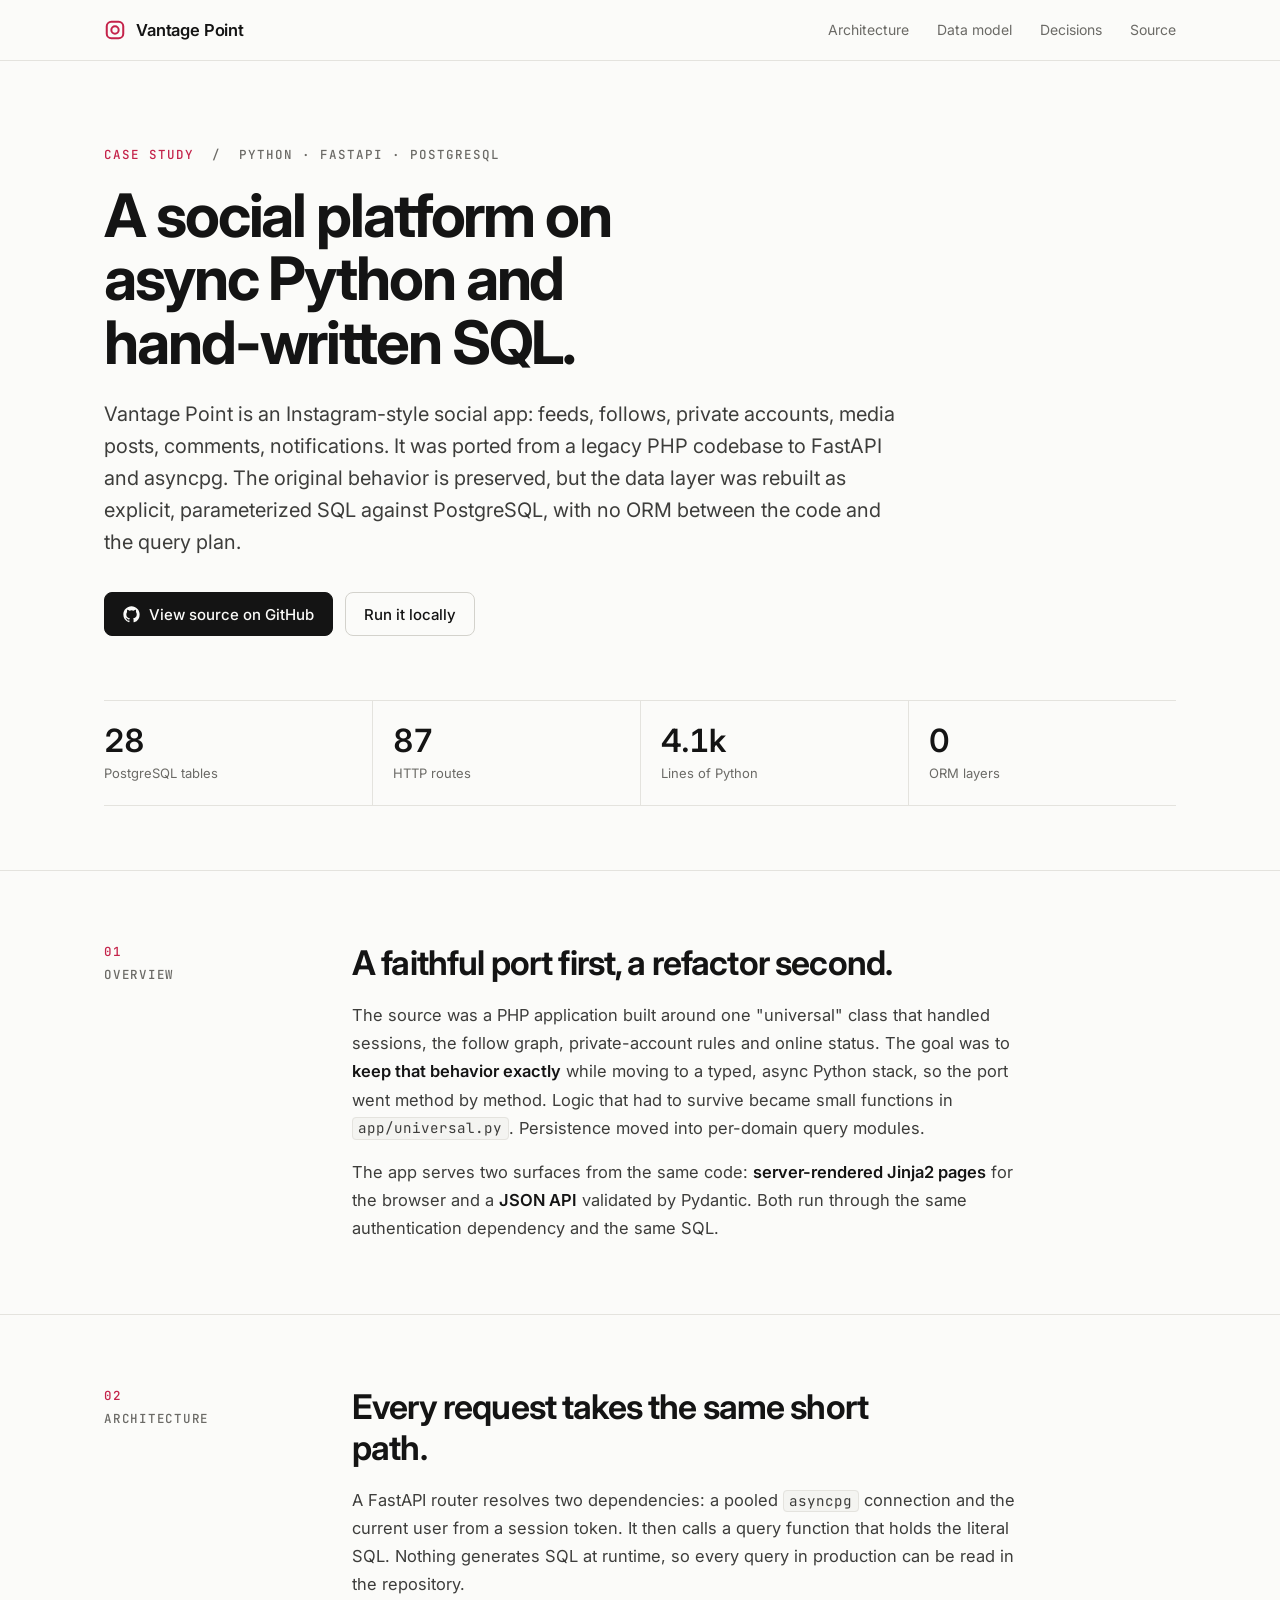
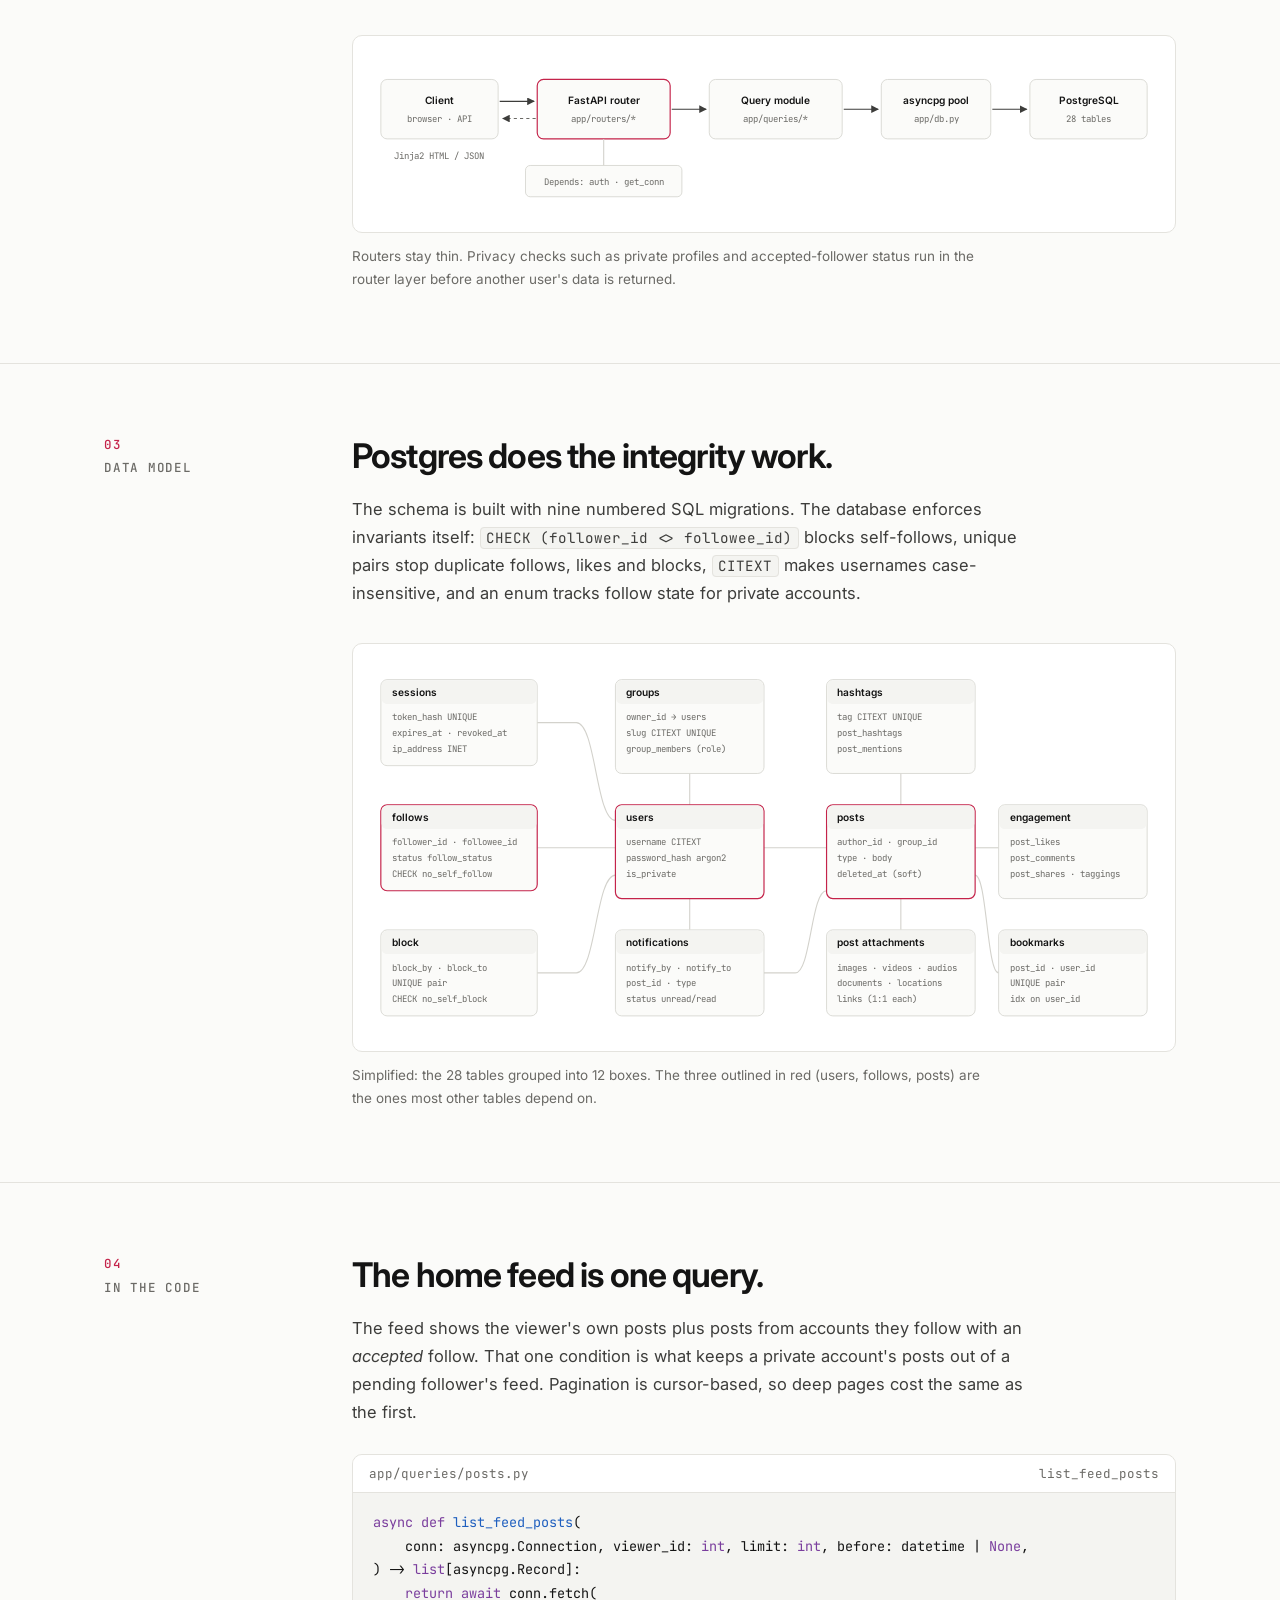
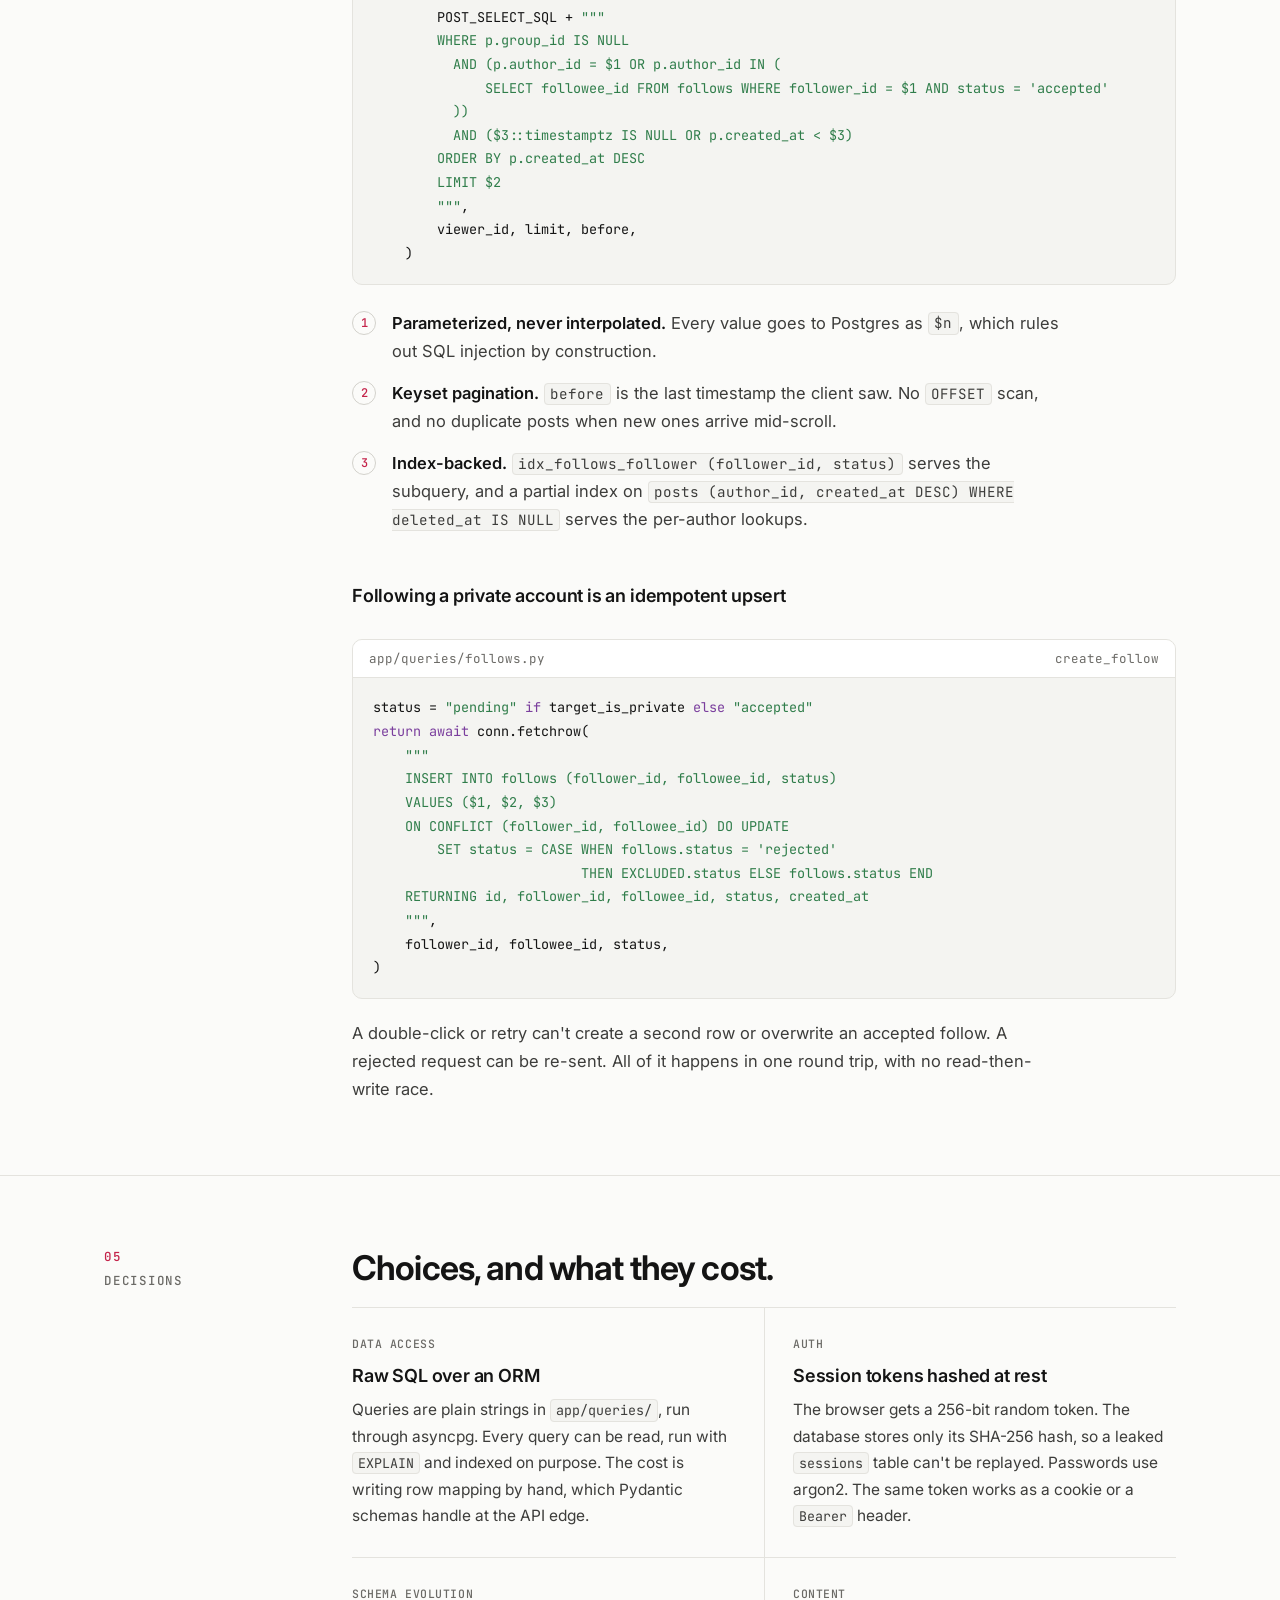
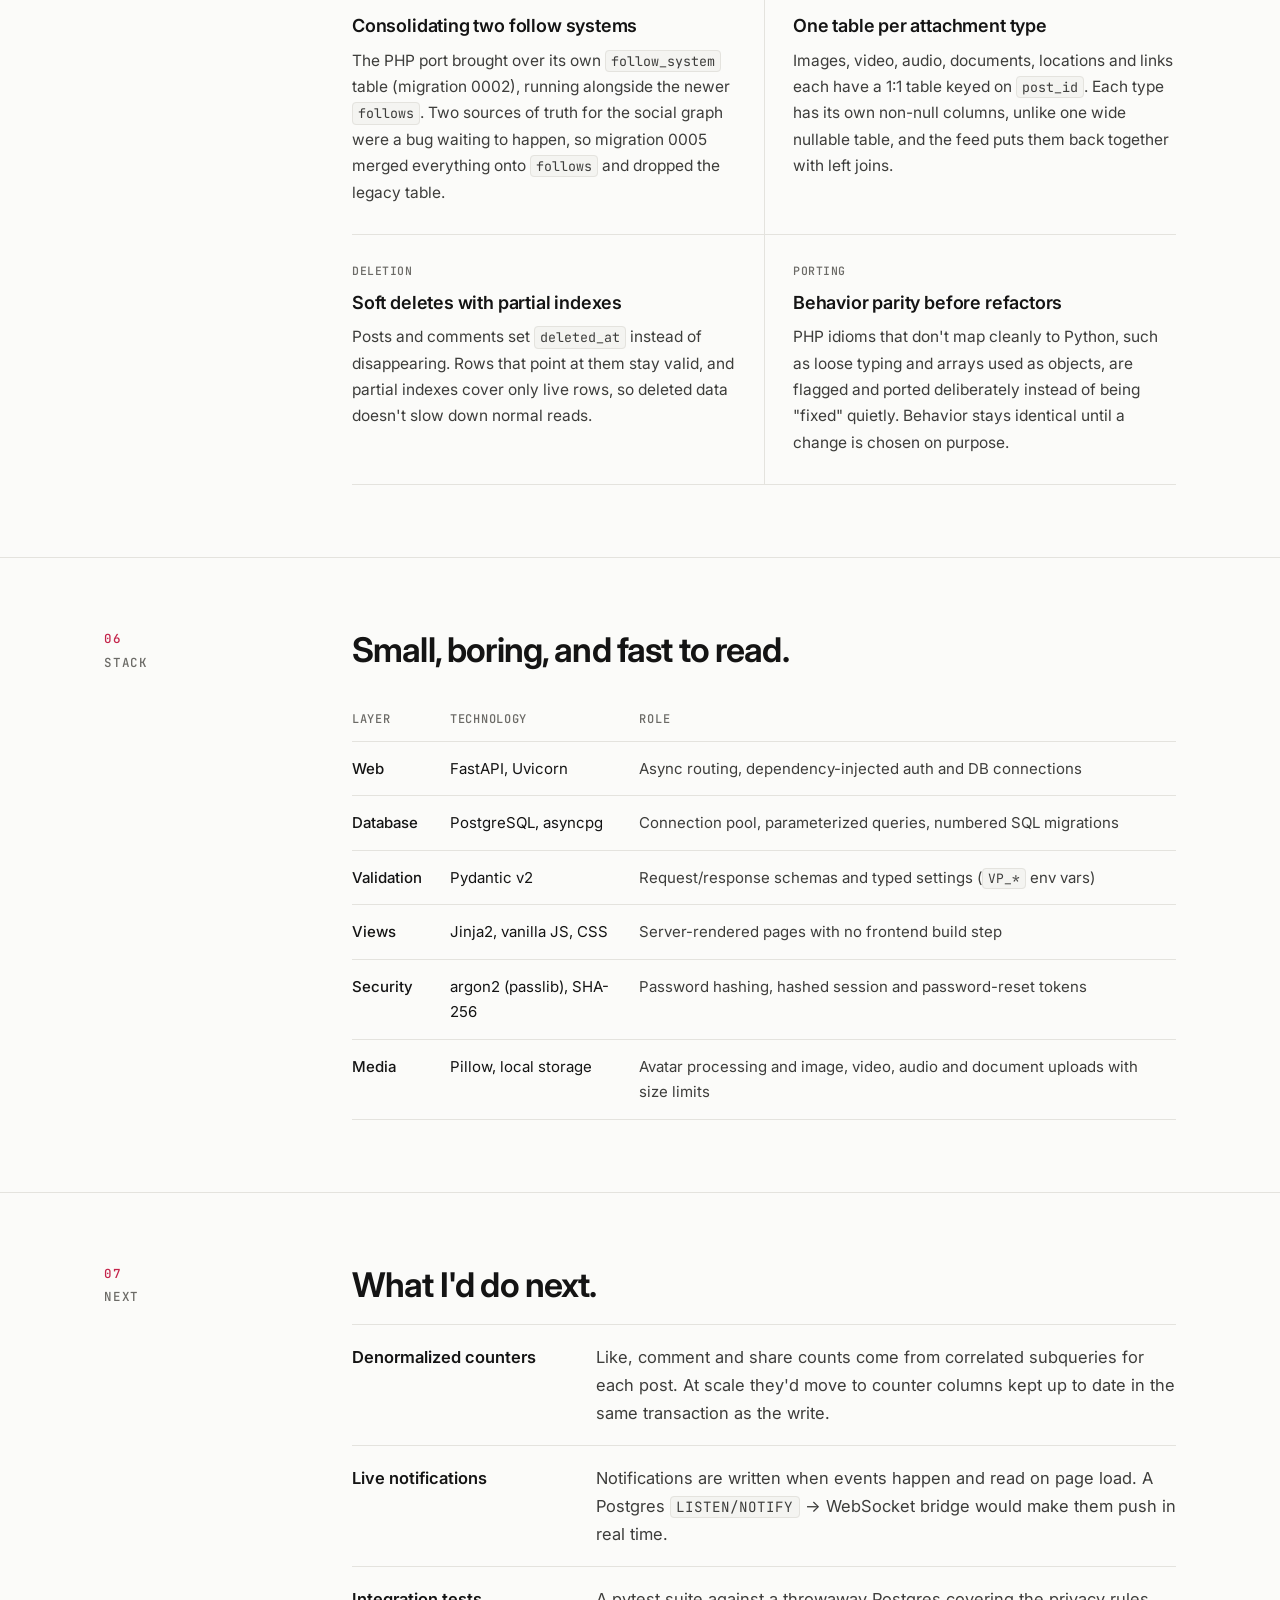
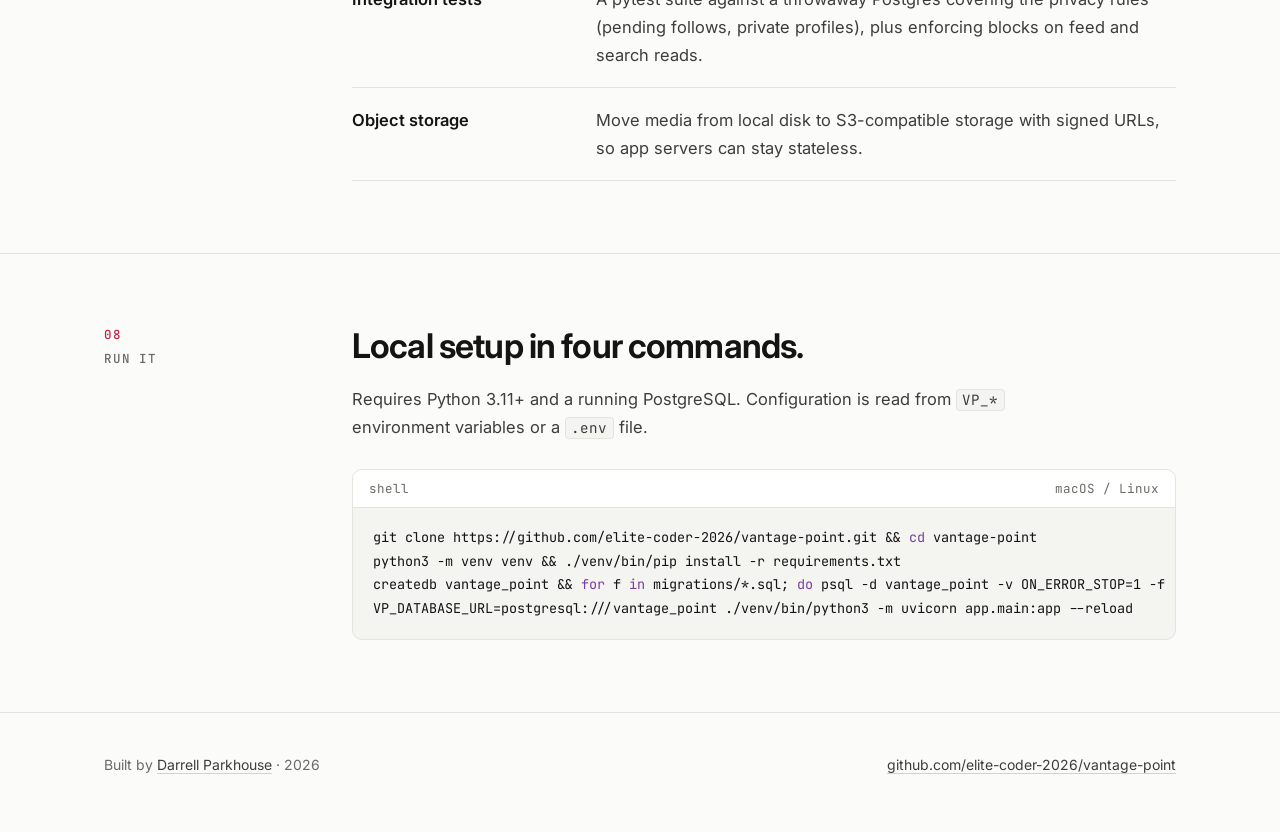
<file: index.html>
<!doctype html>
<html lang="en">
<head>
<meta charset="utf-8">
<meta name="viewport" content="width=device-width, initial-scale=1">
<title>Vantage Point — Social Platform in FastAPI &amp; PostgreSQL | Darrell Parkhouse</title>
<meta name="description" content="Engineering case study: Vantage Point, an Instagram-style social platform ported from PHP to async Python with FastAPI, asyncpg and raw parameterized SQL on PostgreSQL. 28 tables, 87 routes, no ORM.">
<meta name="author" content="Darrell Parkhouse">
<meta name="robots" content="index, follow, max-image-preview:large">
<meta name="color-scheme" content="light dark">
<meta name="theme-color" content="#fbfbf9" media="(prefers-color-scheme: light)">
<meta name="theme-color" content="#0c0c0d" media="(prefers-color-scheme: dark)">
<link rel="canonical" href="https://elite-coder-2026.github.io/vantage-point/">
<link rel="icon" href="favicon.svg" type="image/svg+xml">

<meta property="og:type" content="article">
<meta property="og:site_name" content="Vantage Point">
<meta property="og:title" content="Vantage Point — Social Platform in FastAPI &amp; PostgreSQL">
<meta property="og:description" content="An Instagram-style social platform ported from PHP to async Python. FastAPI, asyncpg, raw SQL, 28 tables, 87 routes, no ORM.">
<meta property="og:url" content="https://elite-coder-2026.github.io/vantage-point/">
<meta property="og:image" content="https://elite-coder-2026.github.io/vantage-point/og-image.png">
<meta property="og:image:width" content="1200">
<meta property="og:image:height" content="630">
<meta property="og:image:alt" content="Vantage Point: social platform built with FastAPI and PostgreSQL">
<meta property="og:locale" content="en_US">
<meta property="article:author" content="https://github.com/elite-coder-2026">
<meta name="twitter:card" content="summary_large_image">
<meta name="twitter:title" content="Vantage Point — Social Platform in FastAPI &amp; PostgreSQL">
<meta name="twitter:description" content="An Instagram-style social platform ported from PHP to async Python. FastAPI, asyncpg, raw SQL, no ORM.">
<meta name="twitter:image" content="https://elite-coder-2026.github.io/vantage-point/og-image.png">

<script type="application/ld+json">
{
  "@context": "https://schema.org",
  "@graph": [
    {
      "@type": "SoftwareSourceCode",
      "@id": "https://elite-coder-2026.github.io/vantage-point/#code",
      "name": "Vantage Point",
      "description": "An Instagram-style social platform ported from PHP to async Python, built with FastAPI, asyncpg and raw parameterized SQL on PostgreSQL.",
      "url": "https://elite-coder-2026.github.io/vantage-point/",
      "codeRepository": "https://github.com/elite-coder-2026/vantage-point",
      "programmingLanguage": ["Python", "SQL", "JavaScript"],
      "runtimePlatform": "Python 3.11+",
      "keywords": "FastAPI, PostgreSQL, asyncpg, Jinja2, social network, raw SQL, PHP to Python port",
      "author": {"@id": "https://elite-coder-2026.github.io/vantage-point/#author"}
    },
    {
      "@type": "Person",
      "@id": "https://elite-coder-2026.github.io/vantage-point/#author",
      "name": "Darrell Parkhouse",
      "url": "https://github.com/elite-coder-2026",
      "jobTitle": "Software Engineer",
      "knowsAbout": ["Python", "FastAPI", "PostgreSQL", "SQL", "Web application architecture"]
    },
    {
      "@type": "TechArticle",
      "headline": "Vantage Point: porting a PHP social platform to async Python and PostgreSQL",
      "about": {"@id": "https://elite-coder-2026.github.io/vantage-point/#code"},
      "author": {"@id": "https://elite-coder-2026.github.io/vantage-point/#author"},
      "dateModified": "2026-10-04",
      "mainEntityOfPage": "https://elite-coder-2026.github.io/vantage-point/"
    }
  ]
}
</script>

<link rel="preconnect" href="https://fonts.googleapis.com">
<link rel="preconnect" href="https://fonts.gstatic.com" crossorigin>
<link href="https://fonts.googleapis.com/css2?family=Inter:wght@400;500;600;700&family=JetBrains+Mono:wght@400;500&display=swap" rel="stylesheet">

<style>
:root{
  --bg:#fbfbf9;--panel:#ffffff;--code:#f4f4f1;--rule:#e4e3de;--rule-2:#d3d2cc;
  --ink:#141414;--ink-2:#3d3d3b;--muted:#6b6a66;--accent:#c4234a;
  --kw:#7a3e9d;--str:#2f7d4a;--fn:#1f5fbf;
  --sans:Inter,system-ui,-apple-system,"Segoe UI",sans-serif;
  --mono:"JetBrains Mono",ui-monospace,SFMono-Regular,Menlo,monospace;
}
@media (prefers-color-scheme: dark){
  :root:not([data-theme="light"]){
    --bg:#0c0c0d;--panel:#141416;--code:#161618;--rule:#26262a;--rule-2:#34343a;
    --ink:#eeeeec;--ink-2:#c8c8c4;--muted:#8f8f8a;--accent:#ff5c7f;
    --kw:#c79bff;--str:#7fd49b;--fn:#7cb4ff;
  }
}
:root[data-theme="dark"]{
  --bg:#0c0c0d;--panel:#141416;--code:#161618;--rule:#26262a;--rule-2:#34343a;
  --ink:#eeeeec;--ink-2:#c8c8c4;--muted:#8f8f8a;--accent:#ff5c7f;
  --kw:#c79bff;--str:#7fd49b;--fn:#7cb4ff;
}
*{box-sizing:border-box;margin:0;padding:0}
html{scroll-behavior:smooth;-webkit-text-size-adjust:100%}
body{background:var(--bg);color:var(--ink);font:16.5px/1.7 var(--sans);-webkit-font-smoothing:antialiased;text-rendering:optimizeLegibility}
a{color:inherit;text-decoration:underline;text-decoration-color:var(--rule-2);text-underline-offset:3px}
a:hover{text-decoration-color:var(--accent)}
:focus-visible{outline:2px solid var(--accent);outline-offset:3px;border-radius:2px}
.wrap{max-width:1120px;margin:0 auto;padding:0 24px}
@media (max-width:600px){.wrap{padding:0 16px}}
.skip{position:absolute;left:-9999px}.skip:focus{left:16px;top:12px;background:var(--panel);padding:8px 12px;z-index:10}

.top{border-bottom:1px solid var(--rule)}
.top .wrap{display:flex;align-items:center;justify-content:space-between;height:60px;gap:16px}
.mark{display:flex;align-items:center;gap:10px;font-weight:600;text-decoration:none;letter-spacing:-.01em}
.mark svg{width:22px;height:22px;color:var(--accent)}
.top nav{display:flex;gap:28px;font-size:14px}
.top nav a{text-decoration:none;color:var(--muted)}
.top nav a:hover{color:var(--ink)}
@media (max-width:760px){.top nav .opt{display:none}}

.hero{padding:88px 0 64px}
.kicker{font:500 12.5px/1 var(--mono);letter-spacing:.08em;text-transform:uppercase;color:var(--muted);margin-bottom:22px}
.kicker b{color:var(--accent);font-weight:500}
h1{font-size:clamp(36px,5.6vw,60px);line-height:1.06;letter-spacing:-.035em;font-weight:700;max-width:16ch}
.dek{margin-top:24px;font-size:clamp(17px,2vw,20px);line-height:1.6;color:var(--ink-2);max-width:62ch}
.links{display:flex;flex-wrap:wrap;gap:12px;margin-top:34px}
.btn{display:inline-flex;align-items:center;gap:9px;height:44px;padding:0 18px;border-radius:8px;font-size:15px;font-weight:500;text-decoration:none;border:1px solid var(--rule-2)}
.btn svg{width:17px;height:17px}
.btn.solid{background:var(--ink);color:var(--bg);border-color:var(--ink)}
.btn.solid:hover{opacity:.88}
.btn:not(.solid):hover{border-color:var(--ink)}

.facts{display:grid;grid-template-columns:repeat(4,1fr);margin-top:64px;border-top:1px solid var(--rule);border-bottom:1px solid var(--rule)}
.facts div{display:flex;flex-direction:column-reverse;padding:22px 20px 20px;border-left:1px solid var(--rule)}
.facts div:first-child{border-left:0;padding-left:0}
.facts dt{font-size:13px;color:var(--muted)}
.facts dd{font-size:32px;font-weight:600;letter-spacing:-.03em;line-height:1.1;margin-bottom:4px;font-variant-numeric:tabular-nums}
@media (max-width:700px){.facts{grid-template-columns:repeat(2,1fr)}.facts div:nth-child(3){border-left:0;padding-left:0}.facts div:nth-child(n+3){border-top:1px solid var(--rule)}}

section{padding:72px 0;border-top:1px solid var(--rule)}
.sec{display:grid;grid-template-columns:200px minmax(0,1fr);gap:48px}
@media (max-width:860px){.sec{grid-template-columns:1fr;gap:20px}}
.label{font:500 12.5px/1.4 var(--mono);letter-spacing:.06em;text-transform:uppercase;color:var(--muted);position:sticky;top:24px;align-self:start}
.label span{display:block;color:var(--accent);margin-bottom:6px}
@media (max-width:860px){.label{position:static}}
h2{font-size:clamp(26px,3.2vw,34px);line-height:1.2;letter-spacing:-.025em;font-weight:650;max-width:26ch;margin-bottom:18px}
h3{font-size:18px;letter-spacing:-.01em;font-weight:600;margin-bottom:6px}
.prose p{color:var(--ink-2);max-width:68ch}
.prose p+p{margin-top:16px}
.prose strong{color:var(--ink);font-weight:600}
code{font-family:var(--mono);font-size:.86em;background:var(--code);border:1px solid var(--rule);padding:.08em .38em;border-radius:4px}

figure{margin-top:36px}
figcaption{margin-top:12px;font-size:13.5px;color:var(--muted);max-width:72ch}
.diagram{background:var(--panel);border:1px solid var(--rule);border-radius:10px;padding:20px;overflow-x:auto}
.diagram svg{display:block;width:100%;height:auto;min-width:720px}
.diagram .box{fill:var(--bg);stroke:var(--rule-2)}
.diagram .box.hl{stroke:var(--accent);stroke-width:1.5}
.diagram .hd{fill:var(--code)}
.diagram .t{fill:var(--ink);font:600 13px var(--sans)}
.diagram .m{fill:var(--muted);font:400 11.5px var(--mono)}
.diagram .s{fill:var(--muted);font:400 11.5px var(--mono)}
.diagram .ln{stroke:var(--rule-2);stroke-width:1.4;fill:none}
.diagram .ar{stroke:var(--ink-2);stroke-width:1.4;fill:none}
.diagram .ar.back{stroke:var(--muted);stroke-dasharray:4 4}
.diagram .ah{fill:var(--ink-2)}

.code{margin-top:28px;border:1px solid var(--rule);border-radius:10px;overflow:hidden;background:var(--code)}
.code .bar{display:flex;justify-content:space-between;gap:12px;padding:10px 16px;border-bottom:1px solid var(--rule);font:12.5px var(--mono);color:var(--muted);background:var(--panel)}
.code pre{padding:18px 20px;overflow-x:auto;font:13.5px/1.75 var(--mono);color:var(--ink);tab-size:4}
.code pre code{all:unset;font:inherit;white-space:pre}
.kw{color:var(--kw)}.str{color:var(--str)}.fn{color:var(--fn)}
.notes{margin-top:24px;display:grid;gap:14px;counter-reset:n}
.notes li{list-style:none;display:grid;grid-template-columns:28px 1fr;gap:12px;color:var(--ink-2);max-width:72ch}
.notes li::before{counter-increment:n;content:counter(n);font:500 12px/22px var(--mono);width:22px;height:22px;border:1px solid var(--rule-2);border-radius:50%;text-align:center;color:var(--accent);margin-top:2px}

.decisions{display:grid;grid-template-columns:repeat(2,minmax(0,1fr));margin-top:8px;border-top:1px solid var(--rule)}
.decisions article{padding:28px 28px 28px 0;border-bottom:1px solid var(--rule)}
.decisions article:nth-child(even){padding:28px 0 28px 28px;border-left:1px solid var(--rule)}
.decisions p{color:var(--ink-2);font-size:15.5px}
.decisions .tag{display:block;font:500 11.5px var(--mono);letter-spacing:.05em;text-transform:uppercase;color:var(--muted);margin-bottom:10px}
@media (max-width:760px){.decisions{grid-template-columns:1fr}.decisions article,.decisions article:nth-child(even){padding:24px 0;border-left:0}}

table{width:100%;border-collapse:collapse;font-size:15px;margin-top:8px}
th,td{text-align:left;padding:14px 16px 14px 0;border-bottom:1px solid var(--rule);vertical-align:top}
th{font:500 12px var(--mono);letter-spacing:.06em;text-transform:uppercase;color:var(--muted)}
td:first-child{font-weight:500;white-space:nowrap;padding-right:28px}
td:last-child{color:var(--ink-2)}
.tw{overflow-x:auto}
.tw table{min-width:560px}

.next{margin-top:8px;border-top:1px solid var(--rule)}
.next li{list-style:none;padding:18px 0;border-bottom:1px solid var(--rule);display:grid;grid-template-columns:minmax(0,220px) 1fr;gap:24px;color:var(--ink-2)}
.next li b{color:var(--ink);font-weight:600}
@media (max-width:640px){.next li{grid-template-columns:1fr;gap:4px}}

footer{border-top:1px solid var(--rule);padding:40px 0 56px;font-size:14px;color:var(--muted)}
footer .wrap{display:flex;justify-content:space-between;flex-wrap:wrap;gap:16px}
footer a{color:var(--ink-2)}
</style>
</head>
<body>
<a class="skip" href="#main">Skip to content</a>

<header class="top">
  <div class="wrap">
    <a class="mark" href="./" aria-label="Vantage Point">
      <svg viewBox="0 0 24 24" fill="none" stroke="currentColor" stroke-width="2.2" aria-hidden="true"><rect x="3" y="3" width="18" height="18" rx="5"/><circle cx="12" cy="12" r="4"/></svg>
      Vantage Point
    </a>
    <nav aria-label="Sections">
      <a class="opt" href="#architecture">Architecture</a>
      <a class="opt" href="#data">Data model</a>
      <a class="opt" href="#decisions">Decisions</a>
      <a href="https://github.com/elite-coder-2026/vantage-point">Source</a>
    </nav>
  </div>
</header>

<main id="main">
  <div class="hero">
    <div class="wrap">
      <p class="kicker"><b>Case study</b> &nbsp;/&nbsp; Python · FastAPI · PostgreSQL</p>
      <h1>A social platform on async Python and hand-written SQL.</h1>
      <p class="dek">Vantage Point is an Instagram-style social app: feeds, follows, private accounts, media posts, comments, notifications. It was ported from a legacy PHP codebase to FastAPI and asyncpg. The original behavior is preserved, but the data layer was rebuilt as explicit, parameterized SQL against PostgreSQL, with no ORM between the code and the query plan.</p>
      <div class="links">
        <a class="btn solid" href="https://github.com/elite-coder-2026/vantage-point">
          <svg viewBox="0 0 24 24" fill="currentColor" aria-hidden="true"><path d="M12 .5C5.65.5.5 5.65.5 12a11.5 11.5 0 0 0 7.86 10.92c.58.1.79-.25.79-.56v-2c-3.2.7-3.870-1.37-3.870-1.37-.53-1.33-1.28-1.69-1.28-1.69-1.05-.72.08-.7.08-.7 1.16.08 1.77 1.19 1.77 1.19 1.03 1.77 2.7 1.26 3.36.96.1-.75.4-1.26.73-1.55-2.56-.29-5.25-1.28-5.25-5.68 0-1.26.45-2.28 1.19-3.09-.12-.29-.52-1.46.11-3.050 0 0 .97-.31 3.17 1.18a11 11 0 0 1 5.77 0c2.2-1.49 3.17-1.18 3.17-1.18.63 1.59.23 2.76.11 3.05.74.81 1.19 1.83 1.19 3.09 0 4.41-2.7 5.38-5.27 5.67.41.36.78 1.06.78 2.14v3.17c0 .31.21.67.8.56A11.5 11.5 0 0 0 23.5 12C23.5 5.65 18.35.5 12 .5Z"/></svg>
          View source on GitHub
        </a>
        <a class="btn" href="#run">Run it locally</a>
      </div>
      <dl class="facts">
        <div><dt>PostgreSQL tables</dt><dd>28</dd></div>
        <div><dt>HTTP routes</dt><dd>87</dd></div>
        <div><dt>Lines of Python</dt><dd>4.1k</dd></div>
        <div><dt>ORM layers</dt><dd>0</dd></div>
      </dl>
    </div>
  </div>

  <section id="overview" aria-labelledby="h-overview">
    <div class="wrap sec">
      <p class="label"><span>01</span>Overview</p>
      <div class="prose">
        <h2 id="h-overview">A faithful port first, a refactor second.</h2>
        <p>The source was a PHP application built around one "universal" class that handled sessions, the follow graph, private-account rules and online status. The goal was to <strong>keep that behavior exactly</strong> while moving to a typed, async Python stack, so the port went method by method. Logic that had to survive became small functions in <code>app/universal.py</code>. Persistence moved into per-domain query modules.</p>
        <p>The app serves two surfaces from the same code: <strong>server-rendered Jinja2 pages</strong> for the browser and a <strong>JSON API</strong> validated by Pydantic. Both run through the same authentication dependency and the same SQL.</p>
      </div>
    </div>
  </section>

  <section id="architecture" aria-labelledby="h-arch">
    <div class="wrap sec">
      <p class="label"><span>02</span>Architecture</p>
      <div class="prose">
        <h2 id="h-arch">Every request takes the same short path.</h2>
        <p>A FastAPI router resolves two dependencies: a pooled <code>asyncpg</code> connection and the current user from a session token. It then calls a query function that holds the literal SQL. Nothing generates SQL at runtime, so every query in production can be read in the repository.</p>
        <figure>
          <div class="diagram">
            <svg viewBox="0 0 1000 200" role="img" aria-labelledby="arch-t arch-d">
              <title id="arch-t">Request path</title>
              <desc id="arch-d">A browser or API client sends a request to a FastAPI router, which resolves auth and a pooled connection through dependencies, calls a query module containing raw SQL, and executes it through asyncpg against PostgreSQL. The router returns a Jinja2 page or JSON.</desc>
              <defs><marker id="arw" viewBox="0 0 10 10" refX="9" refY="5" markerWidth="7" markerHeight="7" orient="auto"><path class="ah" d="M0 0L10 5L0 10z"/></marker></defs>
              <rect class="box" x="10" y="30" width="150" height="76" rx="8"/>
              <text class="t" x="85" y="62" text-anchor="middle">Client</text>
              <text class="m" x="85" y="84" text-anchor="middle">browser · API</text>

              <rect class="box hl" x="210" y="30" width="170" height="76" rx="8"/>
              <text class="t" x="295" y="62" text-anchor="middle">FastAPI router</text>
              <text class="m" x="295" y="84" text-anchor="middle">app/routers/*</text>

              <rect class="box" x="430" y="30" width="170" height="76" rx="8"/>
              <text class="t" x="515" y="62" text-anchor="middle">Query module</text>
              <text class="m" x="515" y="84" text-anchor="middle">app/queries/*</text>

              <rect class="box" x="650" y="30" width="140" height="76" rx="8"/>
              <text class="t" x="720" y="62" text-anchor="middle">asyncpg pool</text>
              <text class="m" x="720" y="84" text-anchor="middle">app/db.py</text>

              <rect class="box" x="840" y="30" width="150" height="76" rx="8"/>
              <text class="t" x="915" y="62" text-anchor="middle">PostgreSQL</text>
              <text class="m" x="915" y="84" text-anchor="middle">28 tables</text>

              <path class="ar" d="M162 58H206" marker-end="url(#arw)"/>
              <path class="ar back" d="M208 80H166" marker-end="url(#arw)"/>
              <path class="ar" d="M382 68H426" marker-end="url(#arw)"/>
              <path class="ar" d="M602 68H646" marker-end="url(#arw)"/>
              <path class="ar" d="M792 68H836" marker-end="url(#arw)"/>

              <path class="ln" d="M295 106V140"/>
              <rect class="box" x="195" y="140" width="200" height="40" rx="6"/>
              <text class="m" x="295" y="165" text-anchor="middle">Depends: auth · get_conn</text>
              <text class="s" x="85" y="132" text-anchor="middle">Jinja2 HTML / JSON</text>
            </svg>
          </div>
          <figcaption>Routers stay thin. Privacy checks such as private profiles and accepted-follower status run in the router layer before another user's data is returned.</figcaption>
        </figure>
      </div>
    </div>
  </section>

  <section id="data" aria-labelledby="h-data">
    <div class="wrap sec">
      <p class="label"><span>03</span>Data model</p>
      <div class="prose">
        <h2 id="h-data">Postgres does the integrity work.</h2>
        <p>The schema is built with nine numbered SQL migrations. The database enforces invariants itself: <code>CHECK (follower_id &lt;&gt; followee_id)</code> blocks self-follows, unique pairs stop duplicate follows, likes and blocks, <code>CITEXT</code> makes usernames case-insensitive, and an enum tracks follow state for private accounts.</p>
        <figure>
          <div class="diagram">
            <svg viewBox="0 0 1000 470" role="img" aria-labelledby="erd-t erd-d">
              <title id="erd-t">Core schema</title>
              <desc id="erd-d">Users at the center. Sessions, follows and blocks reference users. Users author posts. Posts have one-to-one attachment tables, hashtags, likes, comments, shares and bookmarks. Notifications reference users and posts.</desc>
              <path class="ln" d="M210 75H260C285 75 285 200 310 200"/>
              <path class="ln" d="M210 235H310"/>
              <path class="ln" d="M210 395H260C285 395 285 270 310 270"/>
              <path class="ln" d="M405 140V180"/>
              <path class="ln" d="M405 300V340"/>
              <path class="ln" d="M500 235H580"/>
              <path class="ln" d="M675 140V180"/>
              <path class="ln" d="M675 300V340"/>
              <path class="ln" d="M770 235H800"/>
              <path class="ln" d="M770 270C785 270 785 395 800 395"/>
              <path class="ln" d="M500 395H540C560 395 560 290 580 290"/>

              <rect class="box" x="10" y="20" width="200" height="110" rx="8"/><rect class="hd" x="11" y="21" width="198" height="30" rx="7"/>
              <text class="t" x="24" y="41">sessions</text>
              <text class="m" x="24" y="72">token_hash  UNIQUE</text>
              <text class="m" x="24" y="92">expires_at · revoked_at</text>
              <text class="m" x="24" y="112">ip_address  INET</text>

              <rect class="box hl" x="10" y="180" width="200" height="110" rx="8"/><rect class="hd" x="11" y="181" width="198" height="30" rx="7"/>
              <text class="t" x="24" y="201">follows</text>
              <text class="m" x="24" y="232">follower_id · followee_id</text>
              <text class="m" x="24" y="252">status  follow_status</text>
              <text class="m" x="24" y="272">CHECK no_self_follow</text>

              <rect class="box" x="10" y="340" width="200" height="110" rx="8"/><rect class="hd" x="11" y="341" width="198" height="30" rx="7"/>
              <text class="t" x="24" y="361">block</text>
              <text class="m" x="24" y="392">block_by · block_to</text>
              <text class="m" x="24" y="412">UNIQUE pair</text>
              <text class="m" x="24" y="432">CHECK no_self_block</text>

              <rect class="box" x="310" y="20" width="190" height="120" rx="8"/><rect class="hd" x="311" y="21" width="188" height="30" rx="7"/>
              <text class="t" x="324" y="41">groups</text>
              <text class="m" x="324" y="72">owner_id → users</text>
              <text class="m" x="324" y="92">slug  CITEXT UNIQUE</text>
              <text class="m" x="324" y="112">group_members (role)</text>

              <rect class="box hl" x="310" y="180" width="190" height="120" rx="8"/><rect class="hd" x="311" y="181" width="188" height="30" rx="7"/>
              <text class="t" x="324" y="201">users</text>
              <text class="m" x="324" y="232">username  CITEXT</text>
              <text class="m" x="324" y="252">password_hash  argon2</text>
              <text class="m" x="324" y="272">is_private</text>

              <rect class="box" x="310" y="340" width="190" height="110" rx="8"/><rect class="hd" x="311" y="341" width="188" height="30" rx="7"/>
              <text class="t" x="324" y="361">notifications</text>
              <text class="m" x="324" y="392">notify_by · notify_to</text>
              <text class="m" x="324" y="412">post_id · type</text>
              <text class="m" x="324" y="432">status  unread/read</text>

              <rect class="box" x="580" y="20" width="190" height="120" rx="8"/><rect class="hd" x="581" y="21" width="188" height="30" rx="7"/>
              <text class="t" x="594" y="41">hashtags</text>
              <text class="m" x="594" y="72">tag  CITEXT UNIQUE</text>
              <text class="m" x="594" y="92">post_hashtags</text>
              <text class="m" x="594" y="112">post_mentions</text>

              <rect class="box hl" x="580" y="180" width="190" height="120" rx="8"/><rect class="hd" x="581" y="181" width="188" height="30" rx="7"/>
              <text class="t" x="594" y="201">posts</text>
              <text class="m" x="594" y="232">author_id · group_id</text>
              <text class="m" x="594" y="252">type · body</text>
              <text class="m" x="594" y="272">deleted_at  (soft)</text>

              <rect class="box" x="580" y="340" width="190" height="110" rx="8"/><rect class="hd" x="581" y="341" width="188" height="30" rx="7"/>
              <text class="t" x="594" y="361">post attachments</text>
              <text class="m" x="594" y="392">images · videos · audios</text>
              <text class="m" x="594" y="412">documents · locations</text>
              <text class="m" x="594" y="432">links  (1:1 each)</text>

              <rect class="box" x="800" y="180" width="190" height="120" rx="8"/><rect class="hd" x="801" y="181" width="188" height="30" rx="7"/>
              <text class="t" x="814" y="201">engagement</text>
              <text class="m" x="814" y="232">post_likes</text>
              <text class="m" x="814" y="252">post_comments</text>
              <text class="m" x="814" y="272">post_shares · taggings</text>

              <rect class="box" x="800" y="340" width="190" height="110" rx="8"/><rect class="hd" x="801" y="341" width="188" height="30" rx="7"/>
              <text class="t" x="814" y="361">bookmarks</text>
              <text class="m" x="814" y="392">post_id · user_id</text>
              <text class="m" x="814" y="412">UNIQUE pair</text>
              <text class="m" x="814" y="432">idx on user_id</text>
            </svg>
          </div>
          <figcaption>Simplified: the 28 tables grouped into 12 boxes. The three outlined in red (users, follows, posts) are the ones most other tables depend on.</figcaption>
        </figure>
      </div>
    </div>
  </section>

  <section id="code" aria-labelledby="h-code">
    <div class="wrap sec">
      <p class="label"><span>04</span>In the code</p>
      <div class="prose">
        <h2 id="h-code">The home feed is one query.</h2>
        <p>The feed shows the viewer's own posts plus posts from accounts they follow with an <em>accepted</em> follow. That one condition is what keeps a private account's posts out of a pending follower's feed. Pagination is cursor-based, so deep pages cost the same as the first.</p>
        <div class="code">
          <div class="bar"><span>app/queries/posts.py</span><span>list_feed_posts</span></div>
<pre><code><span class="kw">async def</span> <span class="fn">list_feed_posts</span>(
    conn: asyncpg.Connection, viewer_id: <span class="kw">int</span>, limit: <span class="kw">int</span>, before: datetime | <span class="kw">None</span>,
) -&gt; <span class="kw">list</span>[asyncpg.Record]:
    <span class="kw">return await</span> conn.fetch(
        POST_SELECT_SQL + <span class="str">"""
        WHERE p.group_id IS NULL
          AND (p.author_id = $1 OR p.author_id IN (
              SELECT followee_id FROM follows WHERE follower_id = $1 AND status = 'accepted'
          ))
          AND ($3::timestamptz IS NULL OR p.created_at &lt; $3)
        ORDER BY p.created_at DESC
        LIMIT $2
        """</span>,
        viewer_id, limit, before,
    )</code></pre>
        </div>
        <ol class="notes">
          <li><span><strong>Parameterized, never interpolated.</strong> Every value goes to Postgres as <code>$n</code>, which rules out SQL injection by construction.</span></li>
          <li><span><strong>Keyset pagination.</strong> <code>before</code> is the last timestamp the client saw. No <code>OFFSET</code> scan, and no duplicate posts when new ones arrive mid-scroll.</span></li>
          <li><span><strong>Index-backed.</strong> <code>idx_follows_follower (follower_id, status)</code> serves the subquery, and a partial index on <code>posts (author_id, created_at DESC) WHERE deleted_at IS NULL</code> serves the per-author lookups.</span></li>
        </ol>

        <h3 style="margin-top:48px">Following a private account is an idempotent upsert</h3>
        <div class="code">
          <div class="bar"><span>app/queries/follows.py</span><span>create_follow</span></div>
<pre><code>status = <span class="str">"pending"</span> <span class="kw">if</span> target_is_private <span class="kw">else</span> <span class="str">"accepted"</span>
<span class="kw">return await</span> conn.fetchrow(
    <span class="str">"""
    INSERT INTO follows (follower_id, followee_id, status)
    VALUES ($1, $2, $3)
    ON CONFLICT (follower_id, followee_id) DO UPDATE
        SET status = CASE WHEN follows.status = 'rejected'
                          THEN EXCLUDED.status ELSE follows.status END
    RETURNING id, follower_id, followee_id, status, created_at
    """</span>,
    follower_id, followee_id, status,
)</code></pre>
        </div>
        <p style="margin-top:20px">A double-click or retry can't create a second row or overwrite an accepted follow. A rejected request can be re-sent. All of it happens in one round trip, with no read-then-write race.</p>
      </div>
    </div>
  </section>

  <section id="decisions" aria-labelledby="h-dec">
    <div class="wrap sec">
      <p class="label"><span>05</span>Decisions</p>
      <div>
        <h2 id="h-dec">Choices, and what they cost.</h2>
        <div class="decisions">
          <article>
            <span class="tag">Data access</span>
            <h3>Raw SQL over an ORM</h3>
            <p>Queries are plain strings in <code>app/queries/</code>, run through asyncpg. Every query can be read, run with <code>EXPLAIN</code> and indexed on purpose. The cost is writing row mapping by hand, which Pydantic schemas handle at the API edge.</p>
          </article>
          <article>
            <span class="tag">Auth</span>
            <h3>Session tokens hashed at rest</h3>
            <p>The browser gets a 256-bit random token. The database stores only its SHA-256 hash, so a leaked <code>sessions</code> table can't be replayed. Passwords use argon2. The same token works as a cookie or a <code>Bearer</code> header.</p>
          </article>
          <article>
            <span class="tag">Schema evolution</span>
            <h3>Consolidating two follow systems</h3>
            <p>The PHP port brought over its own <code>follow_system</code> table (migration 0002), running alongside the newer <code>follows</code>. Two sources of truth for the social graph were a bug waiting to happen, so migration 0005 merged everything onto <code>follows</code> and dropped the legacy table.</p>
          </article>
          <article>
            <span class="tag">Content</span>
            <h3>One table per attachment type</h3>
            <p>Images, video, audio, documents, locations and links each have a 1:1 table keyed on <code>post_id</code>. Each type has its own non-null columns, unlike one wide nullable table, and the feed puts them back together with left joins.</p>
          </article>
          <article>
            <span class="tag">Deletion</span>
            <h3>Soft deletes with partial indexes</h3>
            <p>Posts and comments set <code>deleted_at</code> instead of disappearing. Rows that point at them stay valid, and partial indexes cover only live rows, so deleted data doesn't slow down normal reads.</p>
          </article>
          <article>
            <span class="tag">Porting</span>
            <h3>Behavior parity before refactors</h3>
            <p>PHP idioms that don't map cleanly to Python, such as loose typing and arrays used as objects, are flagged and ported deliberately instead of being "fixed" quietly. Behavior stays identical until a change is chosen on purpose.</p>
          </article>
        </div>
      </div>
    </div>
  </section>

  <section id="stack" aria-labelledby="h-stack">
    <div class="wrap sec">
      <p class="label"><span>06</span>Stack</p>
      <div>
        <h2 id="h-stack">Small, boring, and fast to read.</h2>
        <div class="tw">
          <table>
            <thead><tr><th scope="col">Layer</th><th scope="col">Technology</th><th scope="col">Role</th></tr></thead>
            <tbody>
              <tr><td>Web</td><td>FastAPI, Uvicorn</td><td>Async routing, dependency-injected auth and DB connections</td></tr>
              <tr><td>Database</td><td>PostgreSQL, asyncpg</td><td>Connection pool, parameterized queries, numbered SQL migrations</td></tr>
              <tr><td>Validation</td><td>Pydantic v2</td><td>Request/response schemas and typed settings (<code>VP_*</code> env vars)</td></tr>
              <tr><td>Views</td><td>Jinja2, vanilla JS, CSS</td><td>Server-rendered pages with no frontend build step</td></tr>
              <tr><td>Security</td><td>argon2 (passlib), SHA-256</td><td>Password hashing, hashed session and password-reset tokens</td></tr>
              <tr><td>Media</td><td>Pillow, local storage</td><td>Avatar processing and image, video, audio and document uploads with size limits</td></tr>
            </tbody>
          </table>
        </div>
      </div>
    </div>
  </section>

  <section id="next" aria-labelledby="h-next">
    <div class="wrap sec">
      <p class="label"><span>07</span>Next</p>
      <div>
        <h2 id="h-next">What I'd do next.</h2>
        <ul class="next">
          <li><b>Denormalized counters</b><span>Like, comment and share counts come from correlated subqueries for each post. At scale they'd move to counter columns kept up to date in the same transaction as the write.</span></li>
          <li><b>Live notifications</b><span>Notifications are written when events happen and read on page load. A Postgres <code>LISTEN/NOTIFY</code> → WebSocket bridge would make them push in real time.</span></li>
          <li><b>Integration tests</b><span>A pytest suite against a throwaway Postgres covering the privacy rules (pending follows, private profiles), plus enforcing blocks on feed and search reads.</span></li>
          <li><b>Object storage</b><span>Move media from local disk to S3-compatible storage with signed URLs, so app servers can stay stateless.</span></li>
        </ul>
      </div>
    </div>
  </section>

  <section id="run" aria-labelledby="h-run">
    <div class="wrap sec">
      <p class="label"><span>08</span>Run it</p>
      <div class="prose">
        <h2 id="h-run">Local setup in four commands.</h2>
        <p>Requires Python 3.11+ and a running PostgreSQL. Configuration is read from <code>VP_*</code> environment variables or a <code>.env</code> file.</p>
        <div class="code">
          <div class="bar"><span>shell</span><span>macOS / Linux</span></div>
<pre><code>git clone https://github.com/elite-coder-2026/vantage-point.git &amp;&amp; <span class="kw">cd</span> vantage-point
python3 -m venv venv &amp;&amp; ./venv/bin/pip install -r requirements.txt
createdb vantage_point &amp;&amp; <span class="kw">for</span> f <span class="kw">in</span> migrations/*.sql; <span class="kw">do</span> psql -d vantage_point -v ON_ERROR_STOP=1 -f <span class="str">"$f"</span>; <span class="kw">done</span>
VP_DATABASE_URL=postgresql:///vantage_point ./venv/bin/python3 -m uvicorn app.main:app --reload</code></pre>
        </div>
      </div>
    </div>
  </section>
</main>

<footer>
  <div class="wrap">
    <span>Built by <a href="https://github.com/elite-coder-2026">Darrell Parkhouse</a> · 2026</span>
    <a href="https://github.com/elite-coder-2026/vantage-point">github.com/elite-coder-2026/vantage-point</a>
  </div>
</footer>
</body>
</html>
</file>
